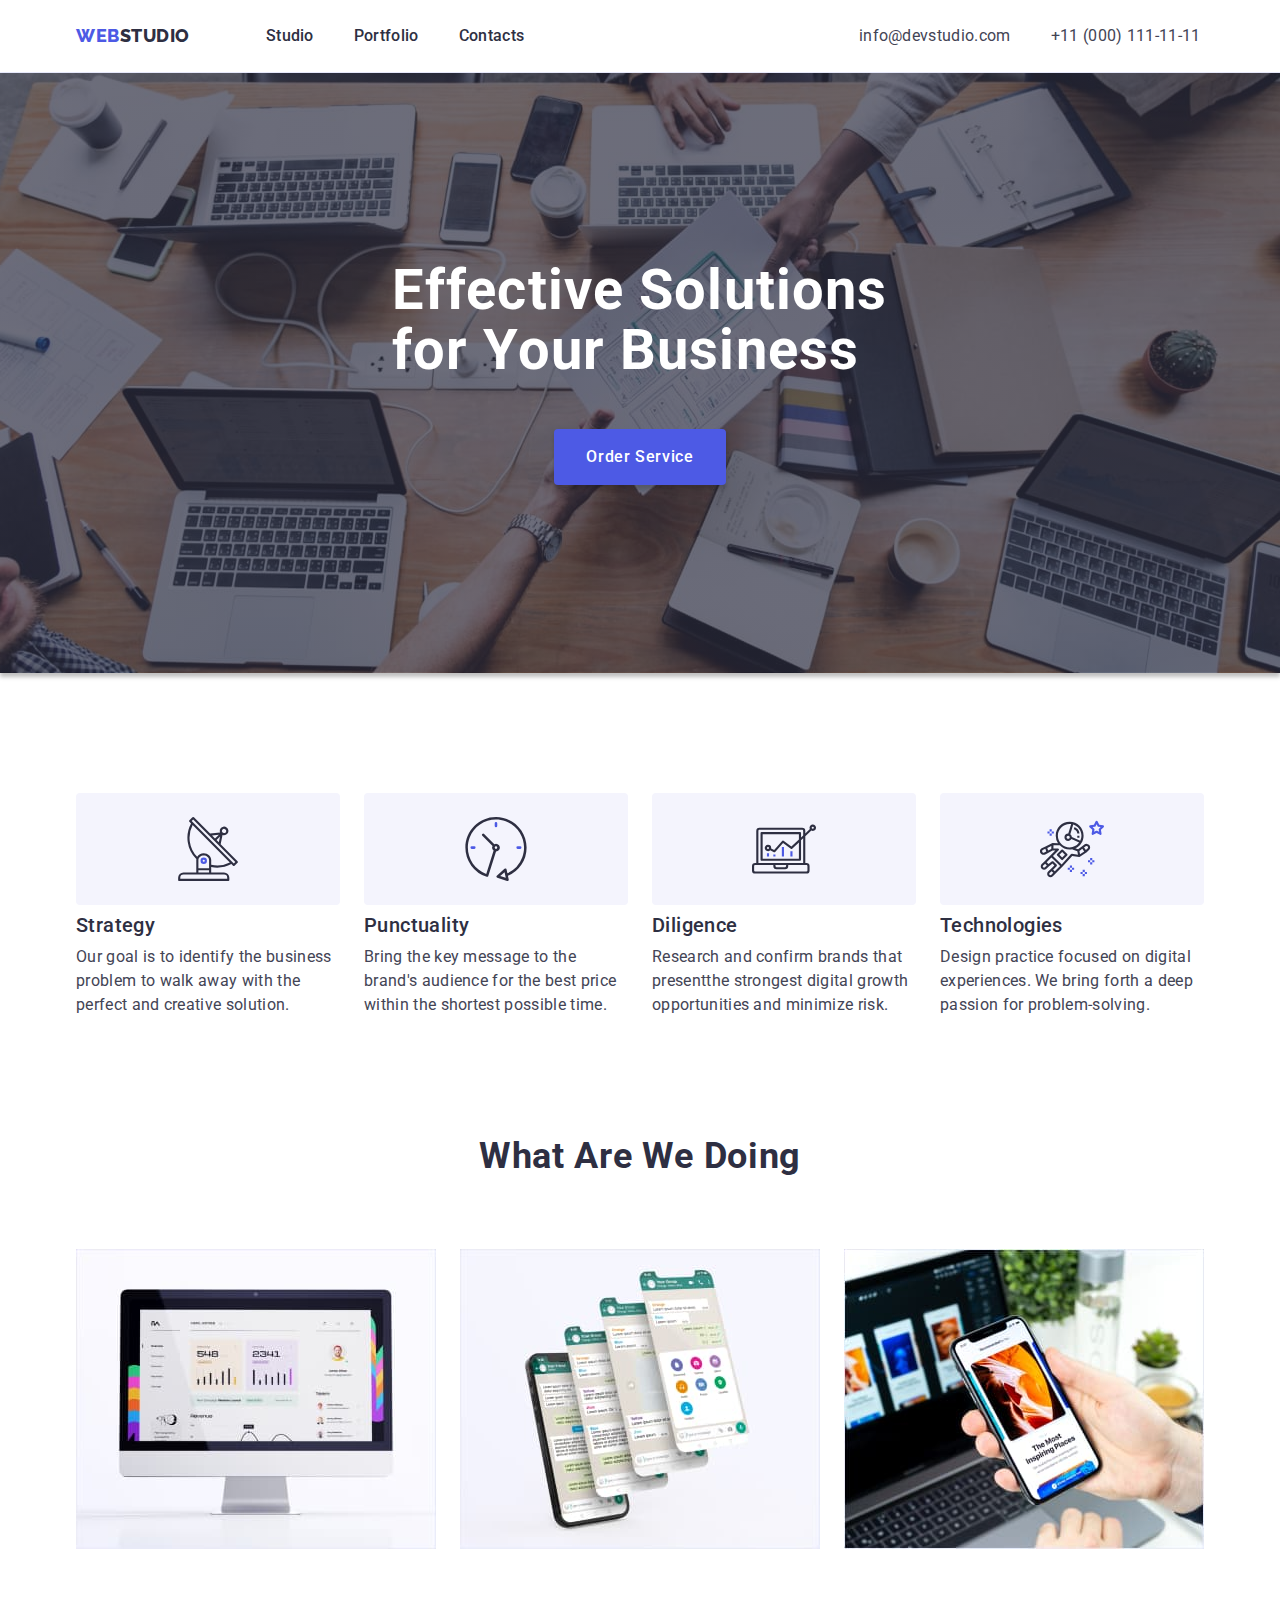
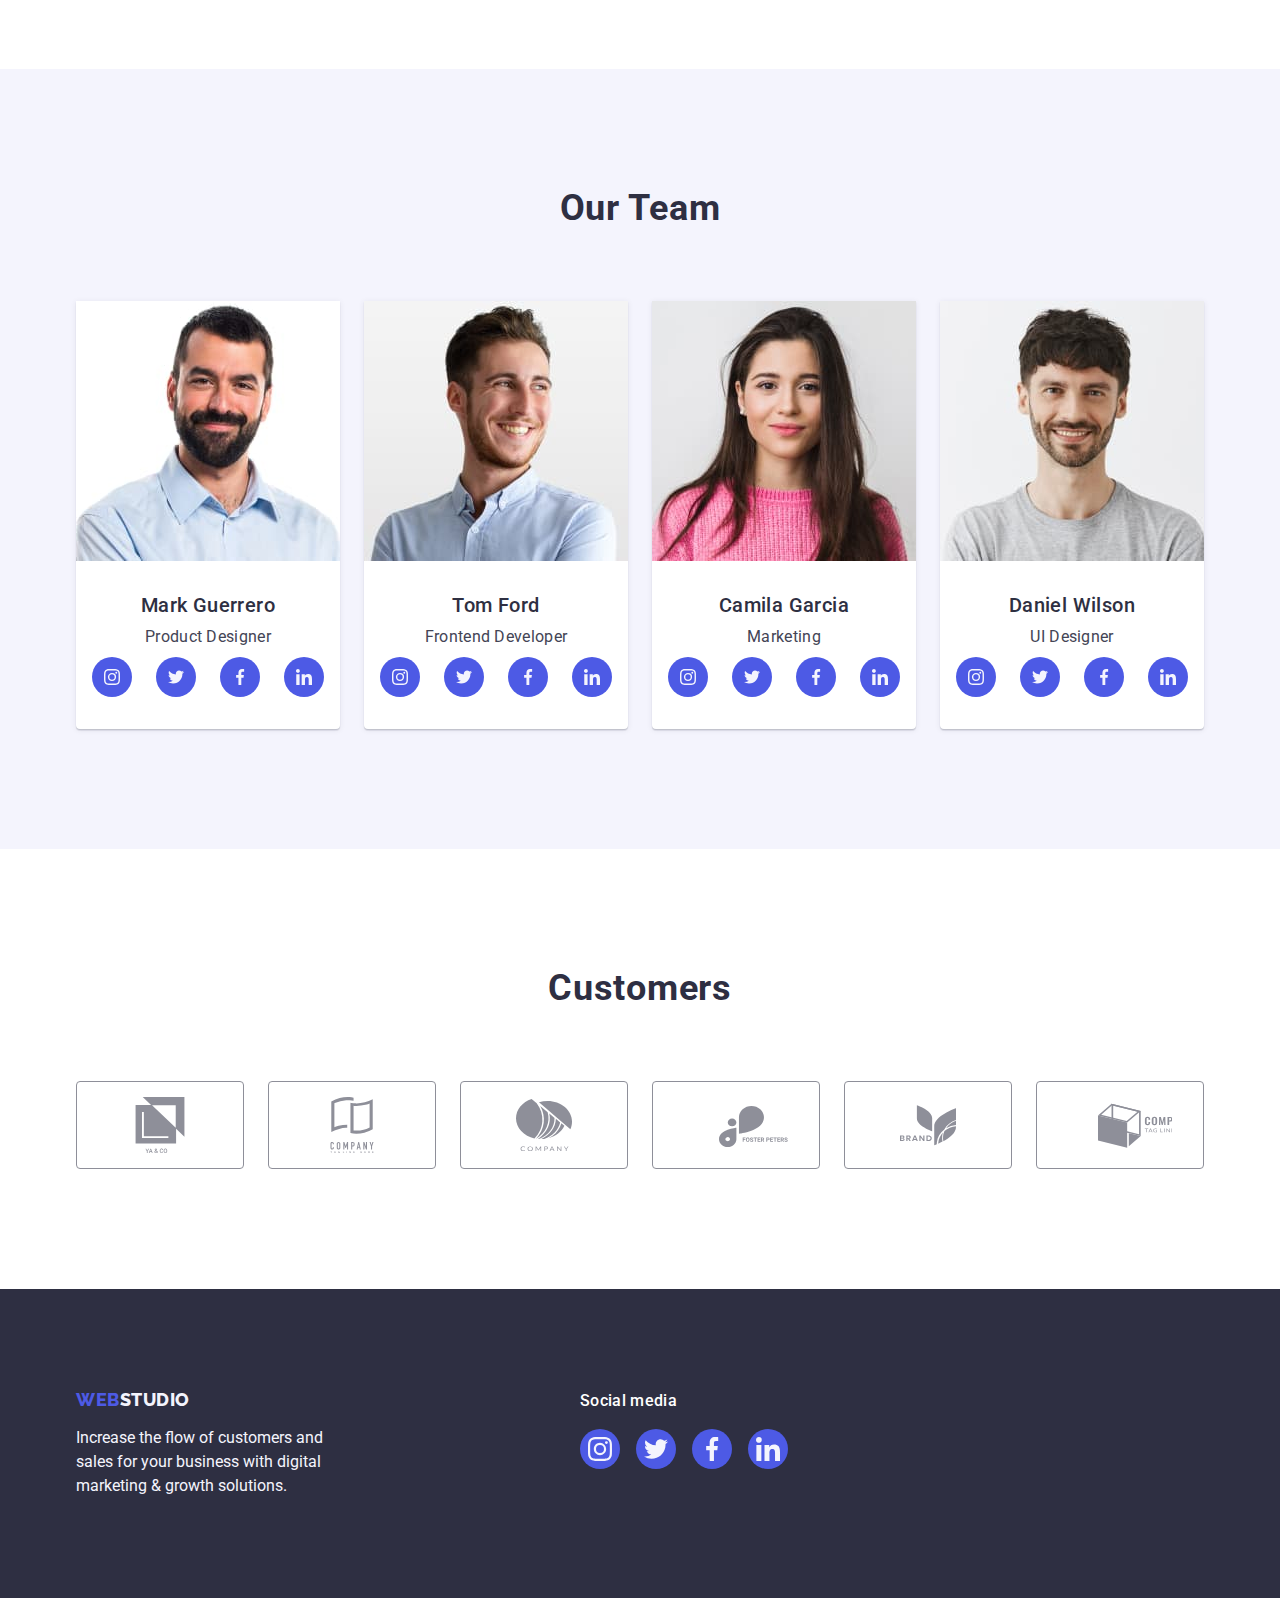
<file: index.html>
<!DOCTYPE html>
<html lang="en">
<head>
    <meta charset="UTF-8">
    <meta http-equiv="X-UA-Compatible" content="IE=edge">
    <meta name="viewport" content="width=device-width, initial-scale=1.0">
    <title>Main page</title>
    <link rel="stylesheet" href="https://cdnjs.cloudflare.com/ajax/libs/modern-normalize/1.0.0/modern-normalize.min.css">
    <link rel="preconnect" href="https://fonts.googleapis.com">
    <link rel="preconnect" href="https://fonts.gstatic.com" crossorigin>
    <link href="https://fonts.googleapis.com/css2?family=Raleway:wght@800&family=Roboto:wght@400;500;700;900&display=swap"
        rel="stylesheet">
    <link rel="stylesheet" href="./css/styles.css">
</head>
<body>
    <header class="header">
        <div class="container displayflax">
            <nav class="displayflax">
            <a class="logo link" href="./index.html">Web<span class="logo-span-top">Studio</span></a>
            <ul class="top-list list">            
                <li class="top-item">
                    <a class="top-link link" href="./index.html">Studio</a>
                </li>
                <li class="top-item">
                    <a class="top-link link" href="./portfolio.html">Portfolio</a>
                </li>
                <li class="top-item">
                    <a class="top-link link" href="">Contacts</a>
                </li>
            </ul>
            </nav>
            <address class="address">
            <ul class="address-list list">
                <li class="address-item">
                    <a class="address-link link" href="mailto:info@devstudio.com">info@devstudio.com</a>
                </li>
                <li class="address-item">
                    <a class="address-link link" href="tel:+110001111111">+11 (000) 111-11-11</a>
                </li>
            </ul>
            </address>
        </div>
    </header>
    <main>
        <section class="hero">
            <div class="container">
                <h1 class="hero-title">Effective Solutions for Your Business</h1>
                <button type="button" class="hero-btn">Order Service</button>
            </div>
        </section>
        <section class="specifics">
            <div class="container">
                <h2 class="visually-hidden">Peculiarities</h2>
                <ul class="specifics-list list">
                    <li class="specifics-item">
                        <div class="specifics-icon">
                            <svg class="specifics-img-icon" width="64" height="64">
                                <use href="./images/icons.svg#strategy"></use>
                            </svg>
                        </div>
                        <h3 class="title specifics-title">Strategy</h3>
                        <p class="text">Our goal is to identify the business problem to walk away with the perfect and creative
                            solution.</p>
                    </li>
                    <li class="specifics-item">
                        <div class="specifics-icon">
                            <svg class="specifics-img-icon" width="64" height="64">
                                <use href="./images/icons.svg#punctuality"></use>
                            </svg>
                        </div>
                        <h3 class="title specifics-title">Punctuality</h3>
                        <p class="text">Bring the key message to the brand's audience for the best price within the shortest possible
                            time.</p>
                    </li>
                    <li class="specifics-item">
                        <div class="specifics-icon">
                            <svg class="specifics-img-icon" width="64" height="64">
                                <use href="./images/icons.svg#diligence"></use>
                            </svg>
                        </div>
                        <h3 class="title specifics-title">Diligence</h3>
                        <p class="text">Research and confirm brands that presentthe strongest digital growth opportunities and minimize risk.</p>
                    </li>
                    <li class="specifics-item">
                        <div class="specifics-icon">
                            <svg class="specifics-img-icon" width="64" height="64">
                                <use href="./images/icons.svg#technologies"></use>
                            </svg>
                        </div>
                        <h3 class="title specifics-title">Technologies</h3>
                        <p class="text">Design practice focused on digital experiences. We bring forth a deep passion for
                            problem-solving.</p>
                    </li>
                </ul>
            </div>
        </section>
        <section class="our-works">
            <div class="container">
                <h2 class="webstudio-title">What are we doing</h2>
                <ul class="our-works-list list">
                    <li class="our-item">
                        <img class="our-work-picture" src="./images/img1.jpg" alt="screen" width="360" height="300">
                    </li>
                    <li class="our-item">
                        <img class="our-work-picture" src="./images/img2.jpg" alt="phones" width="360" height="300">
                    </li>
                    <li class="our-item">
                        <img class="our-work-picture" src="./images/img3.jpg" alt="laptop" width="360" height="300">
                    </li>
                </ul>
            </div>
        </section>
        <section class="team">
            <div class="container">
                <h2 class="webstudio-title">Our Team</h2>
                <ul class="team-list list">
                    <li class="team-item">
                        <img src="./images/img4.jpg" alt="Product Designer" width="264">
                        <div class="team-name-position">
                            <h3 class="team-title title">Mark Guerrero</h3>
                            <p class="team-text text">Product Designer</p>
                            <ul class="media-list list">
                                <li class="media-item">
                                    <a href="" class="media-soc-icon link">
                                        <svg class="media-img-icon" width="16" height="16">
                                            <use href="./images/icons.svg#icon-instagram"></use>
                                        </svg>
                                    </a>
                                </li>
                                <li class="media-item">
                                    <a href="" class="media-soc-icon link">
                                        <svg class="media-img-icon" width="16" height="16">
                                            <use href="./images/icons.svg#icon-twitter"></use>
                                        </svg>
                                    </a>
                                </li>
                                <li class="media-item">
                                    <a href="" class="media-soc-icon link">
                                        <svg class="media-img-icon" width="16" height="16">
                                            <use href="./images/icons.svg#icon-facebook"></use>
                                        </svg>
                                    </a>
                                </li>
                                <li class="media-item">
                                    <a href="" class="media-soc-icon link">
                                        <svg class="media-img-icon" width="16" height="16">
                                            <use href="./images/icons.svg#icon-linkedin"></use>
                                        </svg>
                                    </a>
                                </li>
                            </ul>
                        </div>
                    </li>
                    <li class="team-item">
                        <img src="./images/img5.jpg" alt="Frontend Developer" width="264">
                        <div class="team-name-position">
                            <h3 class="team-title title">Tom Ford</h3>
                            <p class="team-text text">Frontend Developer</p>
                            <ul class="media-list list">
                                <li class="media-item">
                                    <a href="" class="media-soc-icon link">
                                        <svg class="media-img-icon" width="16" height="16">
                                            <use href="./images/icons.svg#icon-instagram"></use>
                                        </svg>
                                    </a>
                                </li>
                                <li class="media-item">
                                    <a href="" class="media-soc-icon link">
                                        <svg class="media-img-icon" width="16" height="16">
                                             <use href="./images/icons.svg#icon-twitter"></use>
                                        </svg>
                                    </a>
                                </li>
                                <li class="media-item">
                                    <a href="" class="media-soc-icon link">
                                        <svg class="media-img-icon" width="16" height="16">
                                            <use href="./images/icons.svg#icon-facebook"></use>
                                        </svg>
                                    </a>
                                </li>
                                <li class="media-item">
                                    <a href="" class="media-soc-icon link">
                                        <svg class="media-img-icon" width="16" height="16">
                                            <use href="./images/icons.svg#icon-linkedin"></use>
                                        </svg>
                                    </a>
                                </li>
                            </ul>
                        </div>
                    </li>
                    <li class="team-item">
                        <img src="./images/img6.jpg" alt="Marketing" width="264">
                        <div class="team-name-position">
                            <h3 class="team-title title">Camila Garcia</h3>
                            <p class="team-text text">Marketing</p>
                            <ul class="media-list list">
                                <li class="media-item">
                                    <a href="" class="media-soc-icon link">
                                        <svg class="media-img-icon" width="16" height="16">
                                            <use href="./images/icons.svg#icon-instagram"></use>
                                        </svg>
                                    </a>
                                </li>
                                <li class="media-item">
                                    <a href="" class="media-soc-icon link">
                                        <svg class="media-img-icon" width="16" height="16">
                                            <use href="./images/icons.svg#icon-twitter"></use>
                                        </svg>
                                    </a>
                                </li>
                                <li class="media-item">
                                    <a href="" class="media-soc-icon link">
                                        <svg class="media-img-icon" width="16" height="16">
                                            <use href="./images/icons.svg#icon-facebook"></use>
                                        </svg>
                                    </a>
                                </li>
                                <li class="media-item">
                                    <a href="" class="media-soc-icon link">
                                        <svg class="media-img-icon" width="16" height="16">
                                            <use href="./images/icons.svg#icon-linkedin"></use>
                                        </svg>
                                    </a>
                                </li>
                            </ul>
                        </div>
                    </li>
                    <li class="team-item">
                        <img src="./images/img7.jpg" alt="фото дизайнера" width="264">
                        <div class="team-name-position">
                            <h3 class="team-title title">Daniel Wilson</h3>
                            <p class="team-text text">UI Designer</p>
                            <ul class="media-list list">
                                <li class="media-item">
                                    <a href="" class="media-soc-icon link">
                                        <svg class="media-img-icon" width="16" height="16">
                                            <use href="./images/icons.svg#icon-instagram"></use>
                                        </svg>
                                    </a>
                                </li>
                                <li class="media-item">
                                    <a href="" class="media-soc-icon link">
                                        <svg class="media-img-icon" width="16" height="16">
                                            <use href="./images/icons.svg#icon-twitter"></use>
                                        </svg>
                                    </a>
                                </li>
                                <li class="media-item">
                                    <a href="" class="media-soc-icon link">
                                        <svg class="media-img-icon" width="16" height="16">
                                            <use href="./images/icons.svg#icon-facebook"></use>
                                        </svg>
                                    </a>
                                </li>
                                <li class="media-item">
                                    <a href="" class="media-soc-icon link">
                                        <svg class="media-img-icon" width="16" height="16">
                                            <use href="./images/icons.svg#icon-linkedin"></use>
                                        </svg>
                                    </a>
                                </li>
                            </ul>
                        </div>
                    </li>
                </ul>
                
            </div>
        </section>
        <section class="customers">
            <div class="container">
                <h2 class="webstudio-title">Customers</h2>
                <ul class="customers-list list">
                    <li class="customers-item">
                        <a href="" class="customers-icon link">
                            <svg class="customers-img-icon" width="104" height="56">
                                <use href="./images/icons.svg#icon-client-one"></use>
                            </svg>
                        </a>
                    </li>
                    <li class="customers-item">
                        <a href="" class="customers-icon link">
                            <svg class="customers-img-icon" width="104" height="56">
                                <use href="./images/icons.svg#icon-client-two"></use>
                            </svg>
                        </a>
                    </li>
                    <li class="customers-item">
                        <a href="" class="customers-icon link">
                            <svg class="customers-img-icon" width="104" height="56">
                                <use href="./images/icons.svg#icon-client-three"></use>
                            </svg>
                        </a>
                    </li>
                    <li class="customers-item">
                        <a href="" class="customers-icon link">
                            <svg class="customers-img-icon" width="104" height="56">
                                <use href="./images/icons.svg#icon-client-four"></use>
                            </svg>
                        </a>
                    </li>
                    <li class="customers-item">
                        <a href="" class="customers-icon link">
                            <svg class="customers-img-icon" width="104" height="56">
                                <use href="./images/icons.svg#icon-client-five"></use>
                            </svg>
                        </a>
                    </li>
                    <li class="customers-item">
                        <a href="" class="customers-icon link">
                            <svg class="customers-img-icon" width="104" height="56">
                                <use href="./images/icons.svg#icon-client-six"></use>
                            </svg>
                        </a>
                    </li>
                </ul>
            </div>
        </section>
    </main>
    <footer class="footer">
        <div class="container-footer container">

        <div class="futer-social">
            <a class="logo-footer logo link" href="./index.html">Web<span class="logo-span">Studio</span></a>
            <p class="text-footer">Increase the flow of customers and sales for your business with digital marketing &
                        growth
                        solutions.</p>
        </div>

        <div class="futer-social">
            <p class="footer-title">Social media</p>
            <ul class="footer-media-list list">
                <li class="media-item">
                    <a href="" class="media-soc-icon futer-hover-icon link">
                        <svg class="media-img-icon" width="24" height="24">
                            <use href="./images/icons.svg#icon-instagram"></use>
                        </svg>
                    </a>
                </li>
                <li class="media-item">
                    <a href="" class="media-soc-icon futer-hover-icon link">
                        <svg class="media-img-icon" width="24" height="24">
                            <use href="./images/icons.svg#icon-twitter"></use>
                        </svg>
                    </a>
                </li>
                <li class="media-item">
                    <a href="" class="media-soc-icon futer-hover-icon link">
                        <svg class="media-img-icon" width="24" height="24">
                            <use href="./images/icons.svg#icon-facebook"></use>
                        </svg>
                    </a>
                </li>
                <li class="media-item">
                    <a href="" class="media-soc-icon futer-hover-icon link">
                        <svg class="media-img-icon" width="24" height="24">
                            <use href="./images/icons.svg#icon-linkedin"></use>
                        </svg>
                    </a>
                </li>
            </ul>
        </div>

        </div>
    </footer>
</body>
</html>
</file>
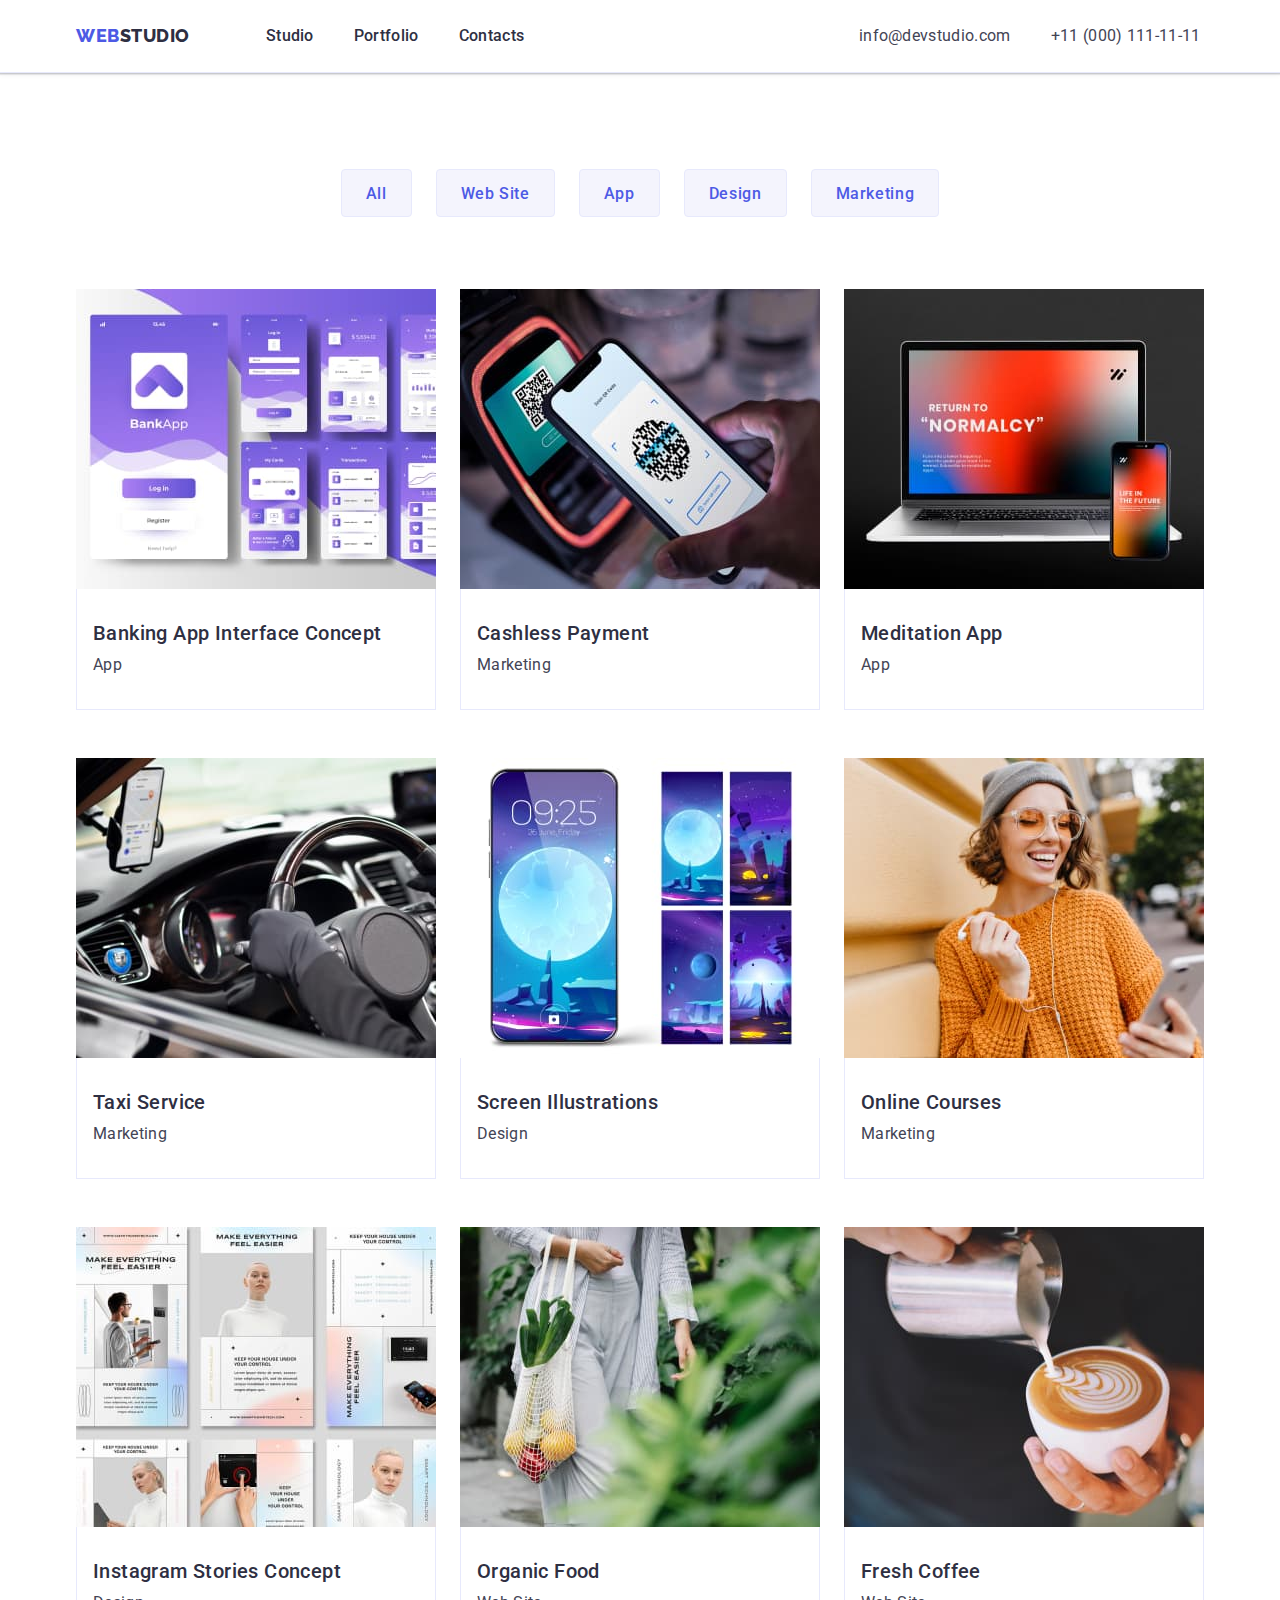
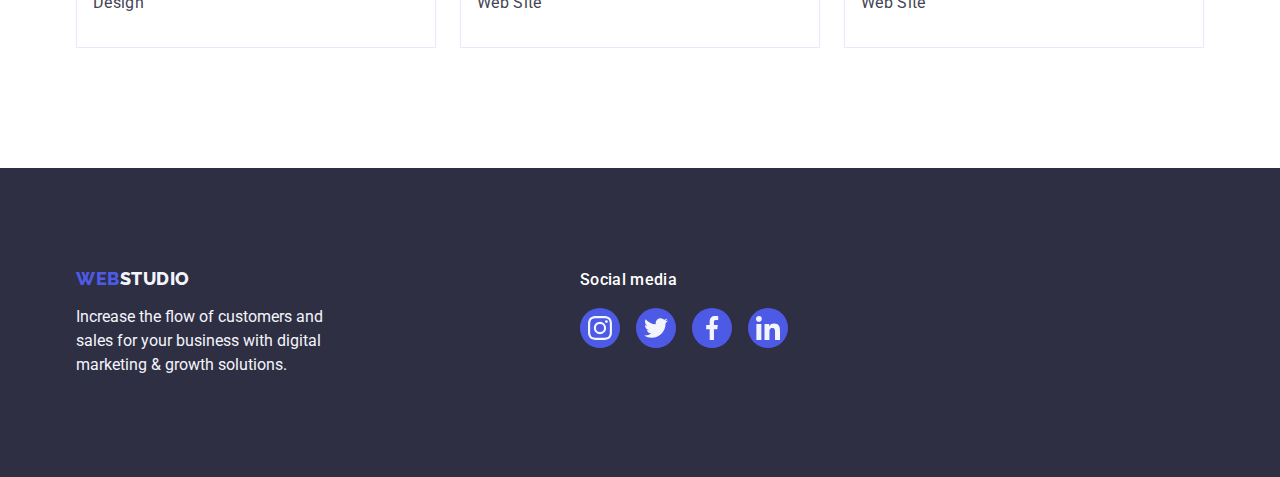
<file: portfolio.html>
<!DOCTYPE html>
<html lang="en">

<head>
    <meta charset="UTF-8">
    <meta http-equiv="X-UA-Compatible" content="IE=edge">
    <meta name="viewport" content="width=device-width, initial-scale=1.0">
    <title>Portfolio</title>
    <link rel="stylesheet" href="https://cdnjs.cloudflare.com/ajax/libs/modern-normalize/1.0.0/modern-normalize.min.css">
    <link rel="preconnect" href="https://fonts.googleapis.com">
    <link rel="preconnect" href="https://fonts.gstatic.com" crossorigin>
    <link href="https://fonts.googleapis.com/css2?family=Raleway:wght@800&family=Roboto:wght@400;500;700;900&display=swap"
        rel="stylesheet">

    <link rel="stylesheet" href="./css/styles.css">
</head>
<body class="hero-portfolio">
    <header class="header">
        <div class="container displayflax">
            <nav class="displayflax">
                <a class="logo link" href="./index.html">Web<span class="logo-span-top">Studio</span></a>
                <ul class="top-list list">
                    <li class="top-item">
                        <a class="top-link link" href="./index.html">Studio</a>
                    </li>
                    <li class="top-item">
                        <a class="top-link link" href="./portfolio.html">Portfolio</a>
                    </li>
                    <li class="top-item">
                        <a class="top-link link" href="">Contacts</a>
                    </li>
                </ul>
            </nav>
            <address class="address">
                <ul class="address-list list">
                    <li class="address-item">
                        <a class="address-link link" href="mailto:info@devstudio.com">info@devstudio.com</a>
                    </li>
                    <li class="address-item">
                        <a class="address-link link" href="tel:+110001111111">+11 (000) 111-11-11</a>
                    </li>
                </ul>
            </address>
        </div>
    </header>
    <main>
        <section class="section-portfolio">
            <div class="container">
                <h1 class="visually-hidden">Hero-portfolio</h1><!--Приховати контент "Hero-portfolio" за допомогою css-->
                <ul class="btn-list list displayflax">
                    <li><button type="button" class="filter-btn">All</button></li>
                    <li><button type="button" class="filter-btn">Web Site</button></li>
                    <li><button type="button" class="filter-btn">App</button></li>
                    <li><button type="button" class="filter-btn">Design</button></li>
                    <li><button type="button" class="filter-btn">Marketing</button></li>
                </ul>
                <ul class="pictures-portfolio list">
                    <li class="pictures-item">
                        <a href="" class="pictures-item-link link">
                            <img src="./images/banking-app.jpg" alt="Banking App" width="360" height="300">
                            <div class="container-img">
                                <h2 class="img-title title">Banking App Interface Concept</h2>
                                <p class="img-text text">App</p>
                            </div>
                        </a>
                    </li>
                    <li class="pictures-item">
                        <a href="" class="pictures-item-link link">
                            <img src="./images/cash-pay.jpg" alt="Cashless Payment" width="360" height="300">
                            <div class="container-img">
                                <h2 class="img-title title">Cashless Payment</h2>
                                <p class="img-text text">Marketing</p>
                            </div>
                        </a>
                    </li>
                    <li class="pictures-item">
                        <a href="" class="pictures-item-link link">
                            <img src="./images/meditation-app.jpg" alt="Meditation App" width="360" height="300">
                            <div class="container-img">
                                <h2 class="img-title title">Meditation App</h2>
                                <p class="img-text text">App</p>
                            </div>
                        </a>
                    </li>
                    <li class="pictures-item">
                        <a href="" class="pictures-item-link link">
                            <img src="./images/taxi-service.jpg" alt="Taxi Service" width="360" height="300">
                            <div class="container-img">
                                <h2 class="img-title title">Taxi Service</h2>
                                <p class="img-text text">Marketing</p>
                            </div>
                        </a>
                    </li>
                    <li class="pictures-item">
                        <a href="" class="pictures-item-link link">
                            <img src="./images/screen-illustrations.jpg" alt="Screen Illustrations" width="360" height="300">
                            <div class="container-img">
                                <h2 class="img-title title">Screen Illustrations</h2>
                                <p class="img-text text">Design</p>
                            </div>
                        </a>
                    </li>
                    <li class="pictures-item">
                        <a href="" class="pictures-item-link link">
                            <img src="./images/online-courses.jpg" alt="Online Courses" width="360" height="300">
                            <div class="container-img">
                                <h2 class="img-title title">Online Courses</h2>
                                <p class="img-text text">Marketing</p>
                            </div>
                        </a>
                    </li>
                    <li class="pictures-item">
                        <a href="" class="pictures-item-link link">
                            <img src="./images/instagram-stories.jpg" alt="Instagram Stories Concept" width="360" height="300">
                            <div class="container-img">
                                <h2 class="img-title title">Instagram Stories Concept</h2>
                                <p class="img-text text">Design</p>
                            </div>
                        </a>
                    </li>
                    <li class="pictures-item">
                        <a href="" class="pictures-item-link link">
                            <img src="./images/organic-food.jpg" alt="Organic Food" width="360" height="300">
                            <div class="container-img">
                                <h2 class="img-title title">Organic Food</h2>
                                <p class="img-text text">Web Site</p>
                            </div>
                        </a>
                    </li>
                    <li class="pictures-item">
                        <a href="" class="pictures-item-link link">
                            <img src="./images/fresh-coffee.jpg" alt="Fresh Coffee" width="360" height="300">
                            <div class="container-img">
                                <h2 class="img-title title">Fresh Coffee</h2>
                                <p class="img-text text">Web Site</p>
                            </div>
                        </a>
                    </li>
                </ul>
            </div>
        </section>
    </main>
    <footer class="footer">
        <div class="container-footer container">
    
            <div class="futer-social">
                <a class="logo-footer logo link" href="./index.html">Web<span class="logo-span">Studio</span></a>
                <p class="text-footer">Increase the flow of customers and sales for your business with digital marketing &
                    growth
                    solutions.</p>
            </div>
    
            <div class="futer-social">
                <p class="footer-title">Social media</p>
                <ul class="footer-media-list list">
                    <li class="media-item">
                        <a href="" class="media-soc-icon futer-hover-icon link">
                            <svg class="media-img-icon" width="24" height="24">
                                <use href="./images/icons.svg#icon-instagram"></use>
                            </svg>
                        </a>
                    </li>
                    <li class="media-item">
                        <a href="" class="media-soc-icon futer-hover-icon link">
                            <svg class="media-img-icon" width="24" height="24">
                                <use href="./images/icons.svg#icon-twitter"></use>
                            </svg>
                        </a>
                    </li>
                    <li class="media-item">
                        <a href="" class="media-soc-icon futer-hover-icon link">
                            <svg class="media-img-icon" width="24" height="24">
                                <use href="./images/icons.svg#icon-facebook"></use>
                            </svg>
                        </a>
                    </li>
                    <li class="media-item">
                        <a href="" class="media-soc-icon futer-hover-icon link">
                            <svg class="media-img-icon" width="24" height="24">
                                <use href="./images/icons.svg#icon-linkedin"></use>
                            </svg>
                        </a>
                    </li>
                </ul>
            </div>
    
        </div>
    </footer>
</body>
</html>
</file>
<file: css/styles.css>
/**----------COLORS-------------------*/

:root {
    --main-color: #2E2F42;
    --second-background-color: #F4F4FD;
    --text-color:#434455;
    --background-hover-color: #404BBF;
    --hero-hover-color: #FFFFFF;
    --iris-color: #4D5AE5;
    --border-btn: #e7e9fc;
    --icon-color: #8e8f99;
    
}

/**----------GENERAL REQUIREMENTS------------------*/

body {
    font-family: 'Roboto', sans-serif;
    color: #434455;
    background-color: var(--hero-hover-color);
}

/**------------RESET STYLES------------------*/

p, 
h1, 
h2, 
h3, 
h4, 
h5, 
h6 {
    margin: 0;
}

ul {
    margin: 0;
    padding: 0;
}

.container {
    width: 1158px;
    padding-left: 15px;
    padding-right: 15px;
    margin: 0 auto;
}

img {
    display: block;
    max-width: 100%;
    height: auto;
}

.link {
    text-decoration: none;
}

.list {
    list-style: none;
}

.title {
    margin-bottom: 8px;
    font-weight: 500;
    font-size: 20px;
    line-height: 1.2;
    letter-spacing: 0.02em;
    color: #2E2F42;
}

.text {
    font-size: 16px;
    line-height: 1.5;
    letter-spacing: 0.02em;
    color: var(--text-color);
}

.webstudio-title {
    font-weight: 700;
    font-size: 36px;
    line-height: 1.11;
    letter-spacing: 0.02em;
    margin-bottom: 72px;
    text-align: center;
    text-transform: capitalize;
    color: var(--main-color);
}

.visually-hidden {
    position: absolute;
    white-space: nowrap;
    width: 1px;
    height: 1px;
    overflow: hidden;
    border: 0;
    padding: 0;
    clip: rect(0 0 0 0);
    clip-path: inset(100%);
    margin: -1px;
}

/**----------TOP LOGO-------------------*/

.header {
    border-bottom: 1px solid #E7E9FC;
    box-shadow: 0px 2px 1px rgba(46, 47, 66, 0.08), 0px 1px 1px rgba(46, 47, 66, 0.16), 0px 1px 6px rgba(46, 47, 66, 0.08);
}

.displayflax {
    align-items: center;
    display: flex;
}

.logo {
    font-family: 'Raleway', sans-serif;
    font-style: normal;
    font-weight: 800;
    font-size: 18px;
    line-height: 1.17;
    letter-spacing: 0.03em;
    text-transform: uppercase;
    color: var(--iris-color);
    display: flex;
    align-items: center;
    margin-right: 76px;
}

.logo-span-top {
   color: #2E2F42;
}

/**----------NAVIGATION-------------------*/

.top-list {
    display: flex;
    gap: 40px;
    width: 261px;
    margin-right: 332px;
}

.top-link {
    padding: 24px 0;
    font-style: normal;
    font-weight: 500;
    font-size: 16px;
    line-height: 1.5;
    letter-spacing: 0.02em;
    align-items: center;
    color: var(--main-color);
}

.top-item {
    padding: 24px 0;
}

.top-link:hover,
.top-link:focus {
color: var(--background-hover-color);
}

.address-link {
    font-style: normal;
    font-weight: 400;
    font-size: 16px;
    line-height: 1.5;
    letter-spacing: 0.02em;
    align-items: center;
    color: var(--text-color);
}

.address-link:hover,
.address-link:focus {
    color: var(--background-hover-color);
}

.address {
    font-style: normal;
}

.address-list {
    display: flex;
    width: 344px;
    gap: 40px;
}

/**----------HERO WEBSTUDIO-------------------*/

.hero {
    padding-top: 188px;
    padding-bottom: 188px;
    background-color: var(--main-color);
    background-image: linear-gradient(rgba(46, 47, 66, 0.7), rgba(46, 47, 66, 0.7)), url(../images/people-office.jpg);
    background-repeat: no-repeat;
    background-position: center;
    box-shadow: 0px 4px 4px rgba(0, 0, 0, 0.25);
    max-width: 1440px;
    margin: 0 auto;
    background-size: cover;
}

.hero-title {
    font-weight: 700;
    font-size: 56px;
    line-height: 1.07;
    letter-spacing: 0.02em;
    color: var(--hero-hover-color);
    max-width: 496px;
    margin: auto;
    margin-bottom: 48px;
}

/**----------HERO BUTTON-------------------*/

.hero-btn {
    font-family: 'Roboto', sans-serif;
    font-weight: 500;
    font-size: 16px;
    line-height: 1.5;
    min-width: 169px;
    height: 56px;
    border: none;
    letter-spacing: 0.04em;
    color: var(--hero-hover-color);
    background-color: var(--iris-color);
    padding: 16px 32px;
    display: block;
    margin: 0 auto;
    cursor: pointer;
    box-shadow: 0px 4px 4px rgba(0, 0, 0, 0.15);
    border-radius: 4px;
}

.hero-btn:hover,
.hero-btn:focus {
    background-color: var(--background-hover-color);
}

/**----------FEATURES-------------------*/

.specifics {
    padding-top: 120px;
    padding-bottom: 120px;
}

.specifics-list {
    display: flex;
    gap: 24px;
}

.specifics-item {
    width: calc((100% - 72px) / 4);
}

.specifics-icon {
    display: flex;
    align-items: center;
    justify-content: center;
    min-width: 264px;
    height: 112px;
    background-color: #F4F4FD;
    border-radius: 4px;
    margin-bottom: 8px;
}

.specifics-img-icon {
    margin: 24px 100px;
    fill: #2E2F42;
}

/**----------WHAT ARE WE GOING-------------------*/

.our-works {
    padding-bottom: 120px;
}

.our-works-list {
    display: flex;
    gap: 24px;
}

/**----------OUR TEAM-------------------*/

.team {
    padding-bottom: 120px;
    padding-top: 120px;
    background-color: var(--second-background-color);
}

.team-list {
    display: flex;
    gap: 24px;
}

.team-item {
    border-radius: 0px 0px 4px 4px;
    text-align: center;
    background-color: #FFFFFF;
    box-shadow: 0px 1px 6px rgba(46, 47, 66, 0.08), 0px 1px 1px rgba(46, 47, 66, 0.16), 0px 2px 1px rgba(46, 47, 66, 0.08);
}

.team-name-position {
    padding: 32px 16px;
}

.team-title {
    text-align: center;
    margin-bottom: 8px;
}

.team-text {
    margin-top: 8px;
}

.media-list {
    display: flex;
    gap: 24px;
    margin-top: 8px;
    justify-content: center;
}

.media-item {
    
    width: 40px;
    height: 40px;
}

.media-soc-icon {
    display: flex;
    width: 100%;
    height: 100%;
    fill: #FFFFFF;
    align-items: center;
    justify-content: center;
    background-color: var(--iris-color);
    border-radius: 50%;
}

.media-img-icon {
    fill: var(--second-background-color);
}

.media-soc-icon:hover,
.media-soc-icon:focus {
    background-color: #404BBF;
    border-radius: 50%;
}



/**-----------CUSTOMERS----------------*/

.customers {
    padding: 120px 0;
}
.customers-list {
    display: flex;
    margin-top: 72px;
    gap: 24px;
}

.customers-item {
    width: 168px;
    height: 88px;
}


.customers-icon {
    width: 100%;
    height: 100%;
    align-items: center;
    justify-content: center;
    display: flex;
    color: var(--icon-color);
    border: 1px solid #8E8F99;
    border-radius: 4px;
}

.customers-icon:hover,
.customers-icon:focus {
    border-color: #404BBF;
    color: #404bbf;
}


.customers-icon:hover .customers-img-icon,
.customers-icon:focus .customers-img-icon {
    fill: #404BBF;
    color: #404bbf;
}

.customers-img-icon {
    fill: currentColor;
}

/**----------FUTER-------------------*/

.footer {
    padding: 100px 0;
    background-color: var(--main-color);
}

.container-footer {
    display: flex;
    align-items: baseline;
    gap: 120px
}

.futer-social {
    margin-right: 120px;
}

.logo-footer {
    margin-bottom: 16px;
    display: inline-block;
}

.text-footer {
    color: var(--second-background-color);
    width: 264px;
    line-height: 1.5;
}

.logo-span {
    color: var(--second-background-color);
}

.footer-title {
    font-weight: 500;
    font-size: 16px;
    line-height: 1.5;
    letter-spacing: 0.02em;
    color: #FFFFFF;
    margin-bottom: 16px;
}

.footer-media-list {
    display: flex;
    gap: 16px;
    margin-top: 16px;
}

.futer-hover-icon:hover,
.futer-hover-icon:focus {
    background-color: #31d0aa;
}
/**----------PORTFOLIO-------------------*/

.section-portfolio {
    padding: 96px 0 120px;
}

.hero-portfolio {
    color: var(--text-color);
} 

.btn-list {
    margin-bottom: 72px;
    justify-content: center;
    gap: 24px;
}

.filter-btn {
    font-family: 'Roboto', sans-serif;
    font-style: normal;
    font-weight: 500;
    font-size: 16px;
    line-height: 1.5;
    letter-spacing: 0.04em;
    min-width: 69px;
    height: 48px;
    padding: 12px 24px;
    border: 1px solid var(--border-btn);
    background-color: var(--second-background-color);
    color: var(--iris-color);
    cursor: pointer;
    border-radius: 4px;
}

.filter-btn:hover,
.filter-btn:focus {
    border: 1px solid transparent;
    background-color: var(--background-hover-color);
    color: var(--hero-hover-color);
    box-shadow: 0px 3px 1px rgba(0, 0, 0, 0.1),
        0px 2px 1px rgba(0, 0, 0, 0.08),
        0px 2px 2px rgba(0, 0, 0, 0.12);
}

.pictures-item-link {
    display: block;
}

.pictures-item-link:hover,
.pictures-item-link:focus {
    box-shadow: 0px 1px 6px rgba(46, 47, 66, 0.08),
        0px 1px 1px rgba(46, 47, 66, 0.16),
        0px 2px 1px rgba(46, 47, 66, 0.08);
}

.pictures-portfolio {
    display: flex;
    flex-wrap: wrap;
    gap: 24px;
    row-gap: 48px;
}

.container-img {
    padding: 32px 16px;
    border: 1px solid #e7e9fc;
    border-top: none;
}

.img-title {
    margin-bottom: 8px;
}



/**----------PECULIARITES------------------*/
</file>
